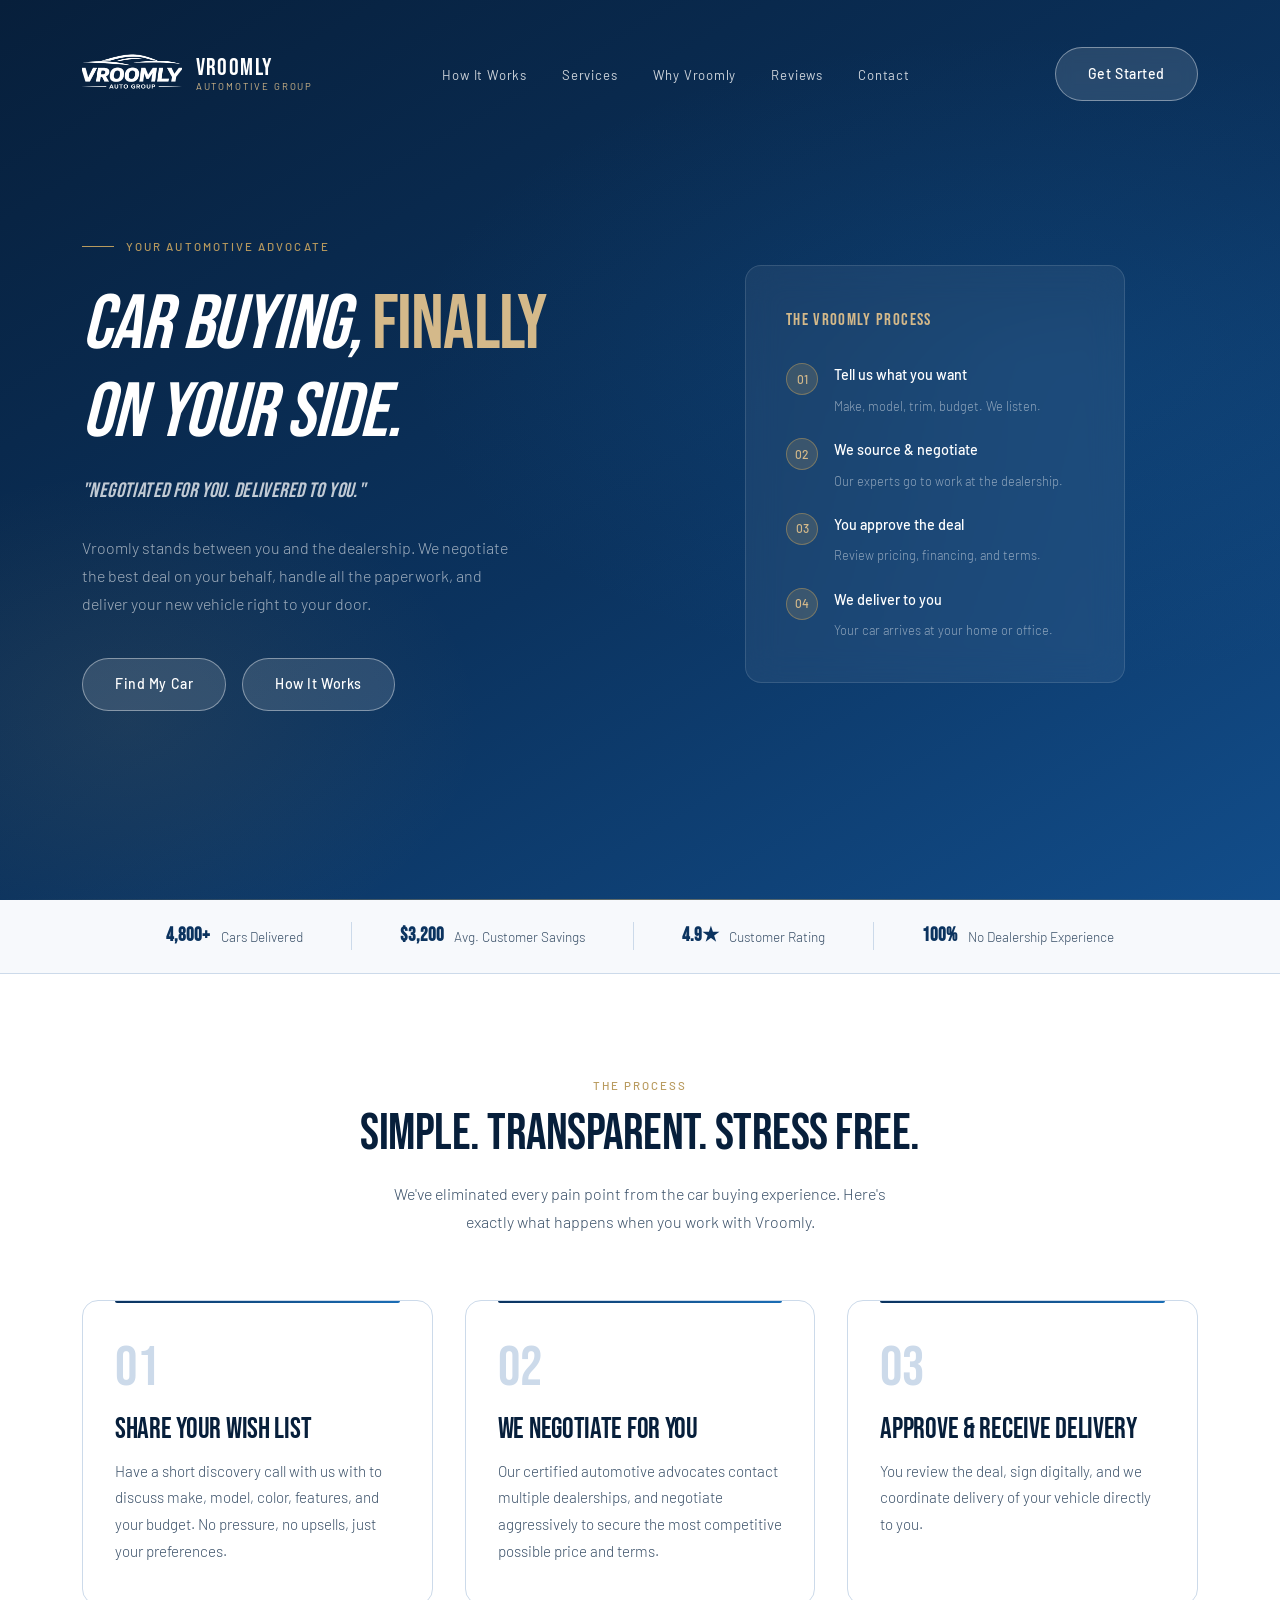
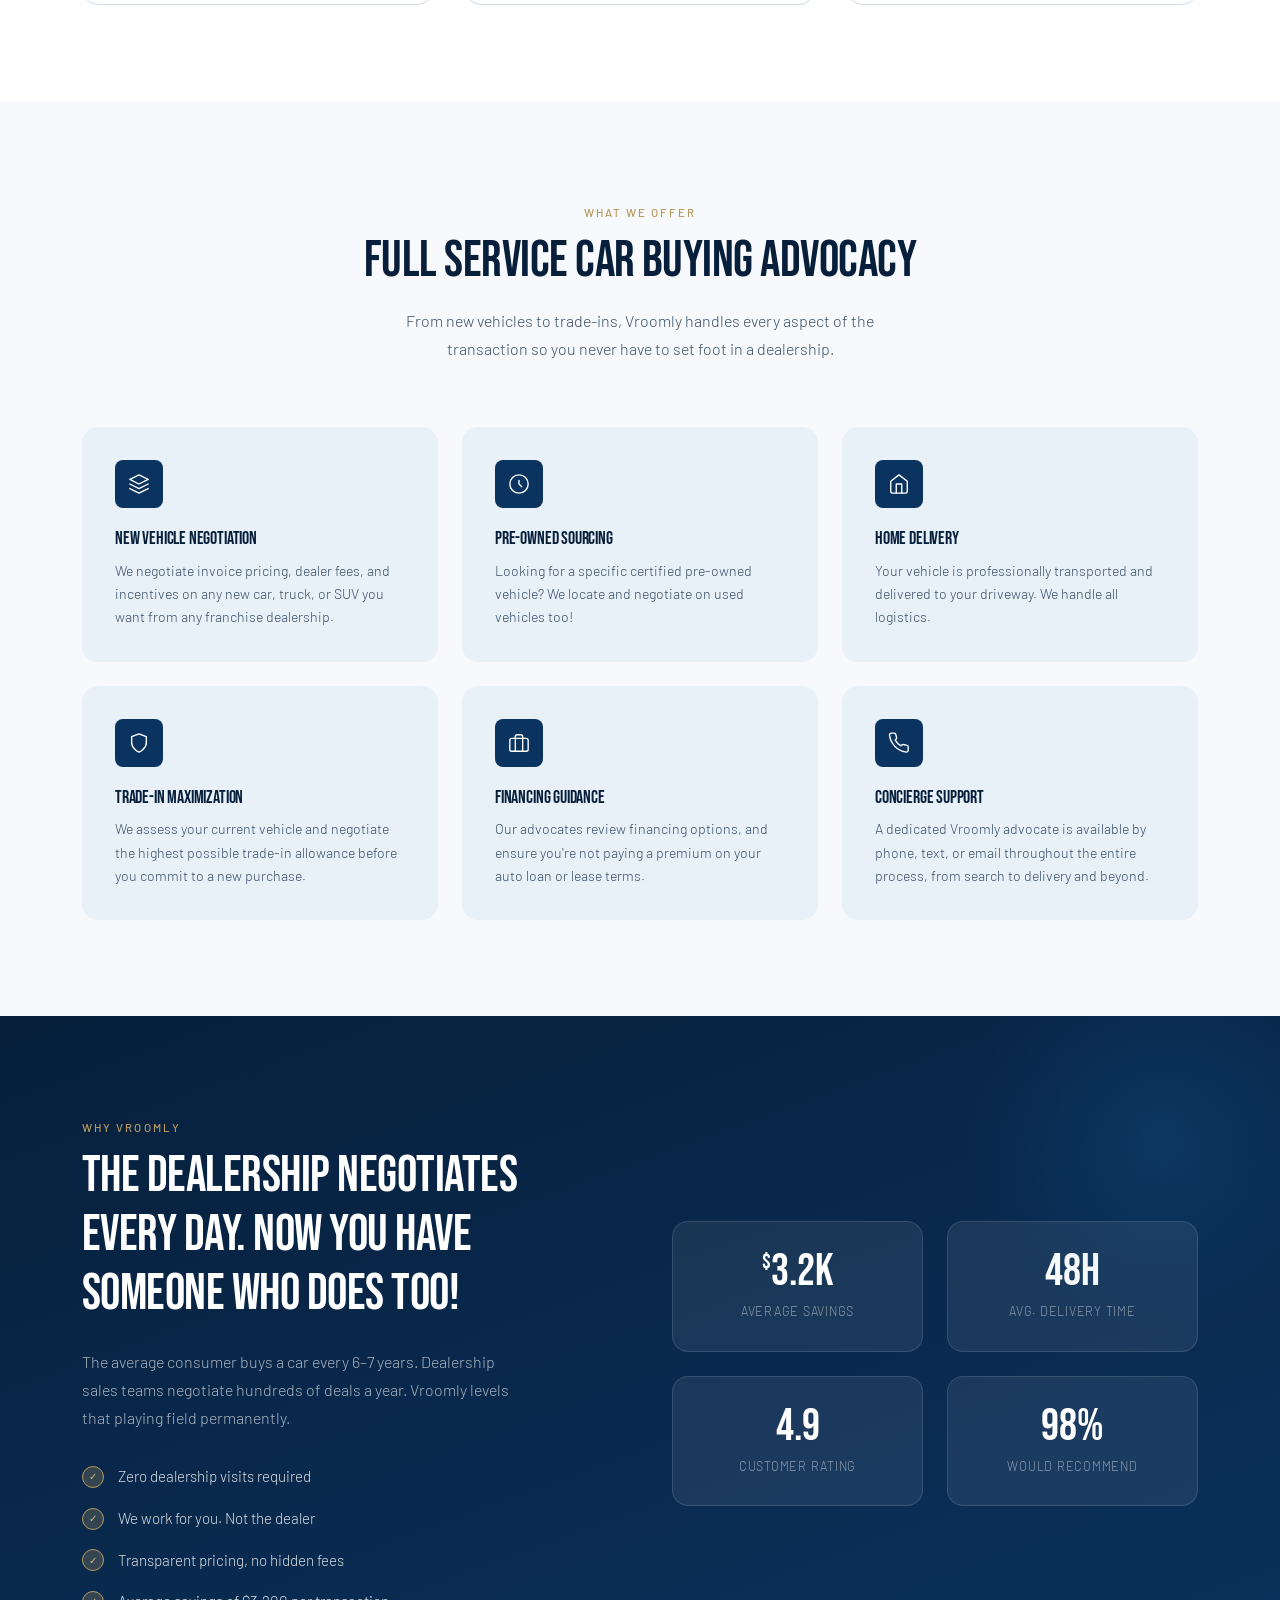
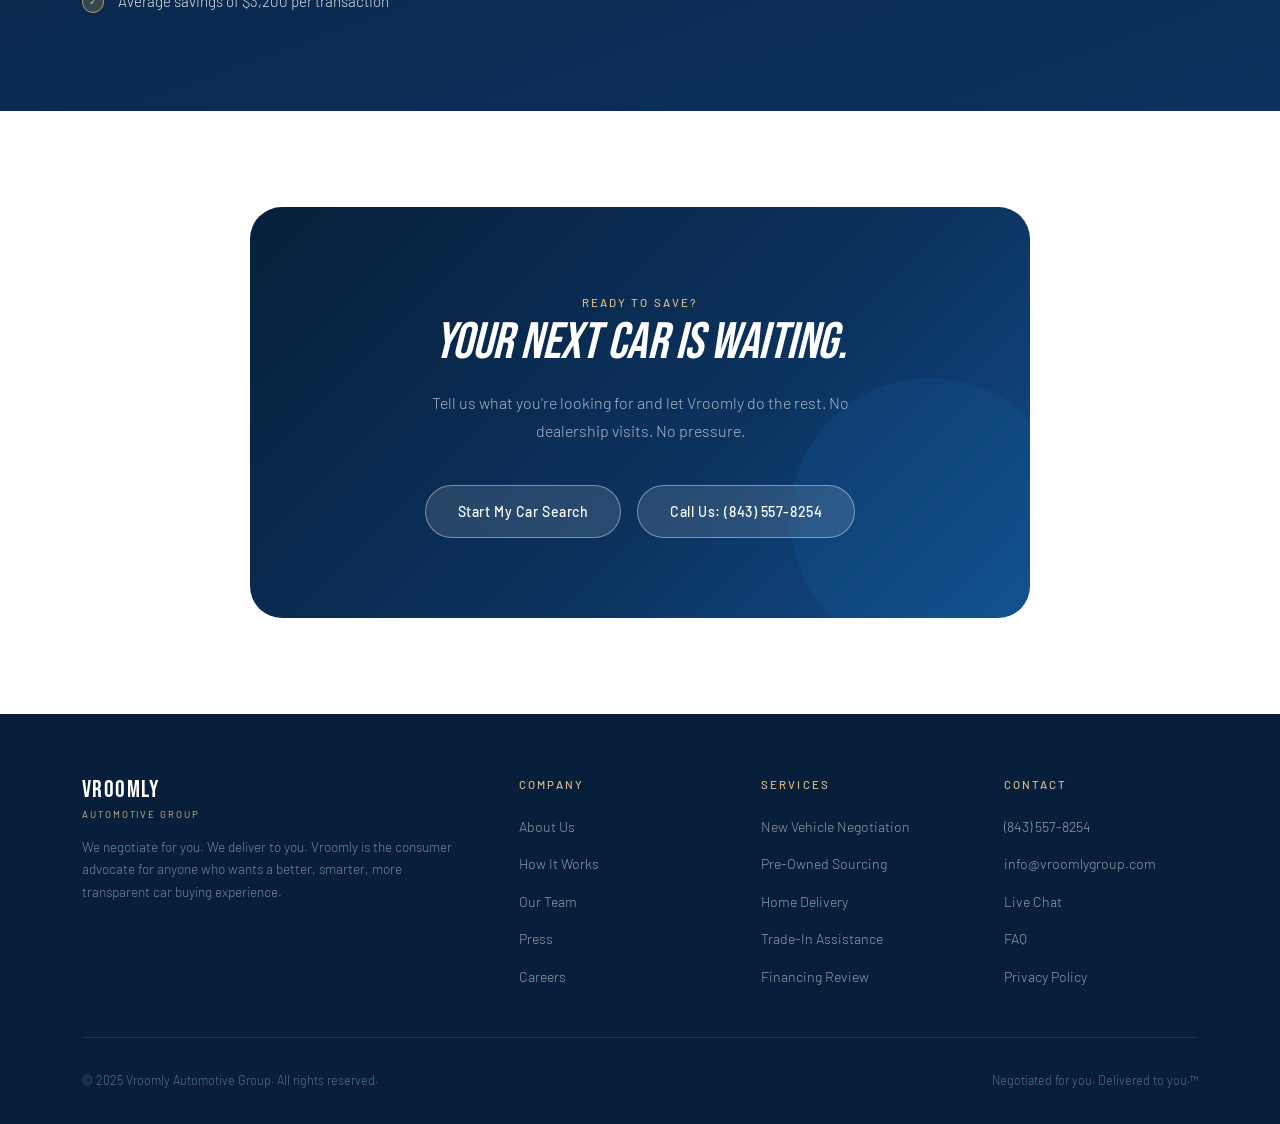
<file: templates/index.html>
<!DOCTYPE html>
<html lang="en">
<head>
<!-- Google tag (gtag.js) -->
<script async src="https://www.googletagmanager.com/gtag/js?id=G-39ZS0110BJ"></script>
<script>
  window.dataLayer = window.dataLayer || [];
  function gtag(){dataLayer.push(arguments);}
  gtag('js', new Date());

  gtag('config', 'G-39ZS0110BJ');
</script>

  <link rel="icon" type="image/png" href="{{ url_for('static', filename='vroomly_logo_white_favicon.png') }}">
  <meta charset="UTF-8" />
  <meta name="viewport" content="width=device-width, initial-scale=1.0" />
  <title>Car Buying Advocate | Vroomly</title>
  <meta name="robots" content="index, follow">
  <meta name="description" content="Vroomly is your car buying advocate. You tell us what car you want and we will source and negotiate with the dealership for you."/>
  <link rel="stylesheet" href="/static/style.css" />

</head>

<body>


  <!-- ═══════════════════════════════════════════
       NAVIGATION
  ═══════════════════════════════════════════ -->
  <nav class="site-nav" id="siteNav">
    <div class="container">
      <div class="nav-inner">

        <a href="/" class="nav-logo">
          <!-- ┌─────────────────────────────────────────────┐
               │  LOGO PLACEHOLDER                           │
               │  Replace the .nav-logo-placeholder div with │
               │  your <img src="logo.svg" alt="Vroomly" />  │
               └─────────────────────────────────────────────┘ -->
          <div class="nav-logo-placeholder"><img src="/static/vroomly_logo_white_no_tag.png" alt="vroomly"></div>

          <div class="nav-wordmark">
            <span class="nav-brand">Vroomly</span>
            <span class="nav-sub">Automotive Group</span>
          </div>
        </a>

        <ul class="nav-links">
          <li><a href="#how-it-works">How It Works</a></li>
          <li><a href="#services">Services</a></li>
          <li><a href="#why-us">Why Vroomly</a></li>
          <li><a href="#testimonials">Reviews</a></li>
          <li><a href="#contact">Contact</a></li>
        </ul>

        <a href="#get-started" class="btn btn-ghost-white nav-cta">Get Started</a>

      </div>
    </div>
  </nav>


  <!-- ═══════════════════════════════════════════
       HERO
  ═══════════════════════════════════════════ -->
  <section class="hero" id="home">
    <div class="container">
      <div class="hero-inner">

        <div class="hero-content">
          <div class="hero-eyebrow animate-fade-up">
            <span class="eyebrow">Your Automotive Advocate</span>
          </div>

          <h1 class="animate-fade-up delay-1">
            Car buying, <em>finally</em> on your side.
          </h1>

          <p class="hero-slogan animate-fade-up delay-2">
            "Negotiated for you. Delivered to you."
          </p>

          <p class="hero-desc animate-fade-up delay-3">
            Vroomly stands between you and the dealership. We negotiate the best deal on your behalf, handle all the paperwork, and deliver your new vehicle right to your door.
          </p>

          <div class="hero-actions animate-fade-up delay-4">
            <a href="#get-started" class="btn btn-ghost-white">Find My Car</a>
            <a href="#how-it-works" class="btn btn-ghost-white">How It Works</a>
          </div>
        </div>

        <!-- Floating Process Card -->
        <div class="hero-visual animate-fade-up delay-3">
          <div class="hero-card">
            <p class="hero-card-title">The Vroomly Process</p>
            <ul class="step-list">
              <li class="step-item">
                <div class="step-num">01</div>
                <div class="step-text">
                  <strong>Tell us what you want</strong>
                  <span>Make, model, trim, budget. We listen.</span>
                </div>
              </li>
              <li class="step-item">
                <div class="step-num">02</div>
                <div class="step-text">
                  <strong>We source &amp; negotiate</strong>
                  <span>Our experts go to work at the dealership.</span>
                </div>
              </li>
              <li class="step-item">
                <div class="step-num">03</div>
                <div class="step-text">
                  <strong>You approve the deal</strong>
                  <span>Review pricing, financing, and terms.</span>
                </div>
              </li>
              <li class="step-item">
                <div class="step-num">04</div>
                <div class="step-text">
                  <strong>We deliver to you</strong>
                  <span>Your car arrives at your home or office.</span>
                </div>
              </li>
            </ul>
          </div>
        </div>

      </div>
    </div>
  </section>


  <!-- ═══════════════════════════════════════════
       TRUST BAR
  ═══════════════════════════════════════════ -->
  <div class="trust-bar">
    <div class="container">
      <div class="trust-inner">
        <div class="trust-stat">
          <strong>4,800+</strong>
          <span>Cars Delivered</span>
        </div>
        <div class="trust-divider"></div>
        <div class="trust-stat">
          <strong>$3,200</strong>
          <span>Avg. Customer Savings</span>
        </div>
        <div class="trust-divider"></div>
        <div class="trust-stat">
          <strong>4.9★</strong>
          <span>Customer Rating</span>
        </div>
        <div class="trust-divider"></div>
        <div class="trust-stat">
          <strong>100%</strong>
          <span>No Dealership Experience</span>
        </div>
      </div>
    </div>
  </div>


  <!-- ═══════════════════════════════════════════
       HOW IT WORKS
  ═══════════════════════════════════════════ -->
  <section class="section" id="how-it-works">
    <div class="container">
      <div class="section-header">
        <span class="eyebrow">The Process</span>
        <h2>Simple. Transparent. Stress Free.</h2>
        <p>We've eliminated every pain point from the car buying experience. Here's exactly what happens when you work with Vroomly.</p>
      </div>

      <div class="how-grid">
        <div class="how-card">
          <div class="how-num">01</div>
          <h3>Share your wish list</h3>
          <p>Have a short discovery call with us with to discuss make, model, color, features, and your budget. No pressure, no upsells, just your preferences.</p>
        </div>
        <div class="how-card">
          <div class="how-num">02</div>
          <h3>We negotiate for you</h3>
          <p>Our certified automotive advocates contact multiple dealerships, and negotiate aggressively to secure the most competitive possible price and terms.</p>
        </div>
        <div class="how-card">
          <div class="how-num">03</div>
          <h3>Approve &amp; receive delivery</h3>
          <p>You review the deal, sign digitally, and we coordinate delivery of your vehicle directly to you.</p>
        </div>
      </div>

    </div>
  </section>


  <!-- ═══════════════════════════════════════════
       SERVICES
  ═══════════════════════════════════════════ -->
  <section class="section" id="services" style="background: var(--off-white); padding-top: 6rem;">
    <div class="container">
      <div class="section-header">
        <span class="eyebrow">What We Offer</span>
        <h2>Full service car buying advocacy</h2>
        <p>From new vehicles to trade-ins, Vroomly handles every aspect of the transaction so you never have to set foot in a dealership.</p>
      </div>

      <div class="services-grid">

        <div class="service-card">
          <div class="service-icon">
            <svg viewBox="0 0 24 24"><path d="M12 2L2 7l10 5 10-5-10-5z"/><path d="M2 17l10 5 10-5"/><path d="M2 12l10 5 10-5"/></svg>
          </div>
          <h3>New Vehicle Negotiation</h3>
          <p>We negotiate invoice pricing, dealer fees, and incentives on any new car, truck, or SUV you want from any franchise dealership.</p>
        </div>

        <div class="service-card">
          <div class="service-icon">
            <svg viewBox="0 0 24 24"><circle cx="12" cy="12" r="10"/><path d="M12 8v4l3 3"/></svg>
          </div>
          <h3>Pre-Owned Sourcing</h3>
          <p>Looking for a specific certified pre-owned vehicle? We locate and negotiate on used vehicles too!</p>
        </div>

        <div class="service-card">
          <div class="service-icon">
            <svg viewBox="0 0 24 24"><path d="M3 9l9-7 9 7v11a2 2 0 0 1-2 2H5a2 2 0 0 1-2-2z"/><polyline points="9 22 9 12 15 12 15 22"/></svg>
          </div>
          <h3>Home Delivery</h3>
          <p>Your vehicle is professionally transported and delivered to your driveway. We handle all logistics.</p>
        </div>

        <div class="service-card">
          <div class="service-icon">
            <svg viewBox="0 0 24 24"><path d="M12 22s8-4 8-10V5l-8-3-8 3v7c0 6 8 10 8 10z"/></svg>
          </div>
          <h3>Trade-In Maximization</h3>
          <p>We assess your current vehicle and negotiate the highest possible trade-in allowance before you commit to a new purchase.</p>
        </div>

        <div class="service-card">
          <div class="service-icon">
            <svg viewBox="0 0 24 24"><rect x="2" y="7" width="20" height="14" rx="2" ry="2"/><path d="M16 21V5a2 2 0 0 0-2-2h-4a2 2 0 0 0-2 2v16"/></svg>
          </div>
          <h3>Financing Guidance</h3>
          <p>Our advocates review financing options, and ensure you're not paying a premium on your auto loan or lease terms.</p>
        </div>

        <div class="service-card">
          <div class="service-icon">
            <svg viewBox="0 0 24 24"><path d="M22 16.92v3a2 2 0 0 1-2.18 2 19.79 19.79 0 0 1-8.63-3.07A19.5 19.5 0 0 1 4.69 12a19.79 19.79 0 0 1-3.07-8.67A2 2 0 0 1 3.6 1.18h3a2 2 0 0 1 2 1.72c.127.96.361 1.903.7 2.81a2 2 0 0 1-.45 2.11L7.91 8.78a16 16 0 0 0 6.29 6.29l.96-.96a2 2 0 0 1 2.11-.45c.907.339 1.85.573 2.81.7A2 2 0 0 1 22 16.92z"/></svg>
          </div>
          <h3>Concierge Support</h3>
          <p>A dedicated Vroomly advocate is available by phone, text, or email throughout the entire process, from search to delivery and beyond.</p>
        </div>

      </div>
    </div>
  </section>


  <!-- ═══════════════════════════════════════════
       WHY VROOMLY (VALUE PROPS)
  ═══════════════════════════════════════════ -->
  <section class="value-section" id="why-us">
    <div class="container">
      <div class="value-inner">

        <div class="value-content">
          <span class="eyebrow">Why Vroomly</span>
          <h2>The dealership negotiates every day. Now you have someone who does too!</h2>
          <p>The average consumer buys a car every 6–7 years. Dealership sales teams negotiate hundreds of deals a year. Vroomly levels that playing field permanently.</p>

          <ul class="value-list">
            <li class="value-item">
              <div class="value-check">✓</div>
              Zero dealership visits required
            </li>
            <li class="value-item">
              <div class="value-check">✓</div>
              We work for you. Not the dealer
            </li>
            <li class="value-item">
              <div class="value-check">✓</div>
              Transparent pricing, no hidden fees
            </li>
            <!-- <li class="value-item"> -->
            <!--   <div class="value-check">✓</div> -->
            <!--   Access to our multi-dealership network -->
            <!-- </li> -->
            <li class="value-item">
              <div class="value-check">✓</div>
              Average savings of $3,200 per transaction
            </li>
          </ul>
        </div>

        <div class="value-stats">
          <div class="stat-card">
            <div class="stat-number"><sup>$</sup>3.2K</div>
            <div class="stat-label">Average Savings</div>
          </div>
          <div class="stat-card">
            <div class="stat-number">48h</div>
            <div class="stat-label">Avg. Delivery Time</div>
          </div>
          <div class="stat-card">
            <div class="stat-number">4.9</div>
            <div class="stat-label">Customer Rating</div>
          </div>
          <div class="stat-card">
            <div class="stat-number">98%</div>
            <div class="stat-label">Would Recommend</div>
          </div>
        </div>

      </div>
    </div>
  </section>


  <!-- ═══════════════════════════════════════════
       TESTIMONIALS
  ═══════════════════════════════════════════ -->
  <!-- <section class="testimonials-section" id="testimonials"> -->
  <!--   <div class="container"> -->
  <!--     <div class="section-header"> -->
  <!--       <span class="eyebrow">Customer Stories</span> -->
  <!--       <h2>Real drivers. Real savings.</h2> -->
  <!--       <p>Thousands of customers have skipped the dealership entirely. Here's what they say.</p> -->
  <!--     </div> -->
  <!---->
  <!--     <div class="testimonials-grid"> -->
  <!---->
  <!--       <div class="testimonial-card"> -->
  <!--         <p class="testimonial-text"> -->
  <!--           I dreaded buying a car more than anything. Vroomly changed that completely, they handled every back and forth and I just approved the final numbers. The car was in my driveway two days later. -->
  <!--         </p> -->
  <!--         <div class="testimonial-author"> -->
  <!--           <div class="author-avatar">MR</div> -->
  <!--           <div> -->
  <!--             <div class="author-name">Marcus R.</div> -->
  <!--             <div class="author-detail">Charleston, SC</div> -->
  <!--             <div class="testimonial-savings">Saved $4,100 on a 2024 F-150</div> -->
  <!--           </div> -->
  <!--         </div> -->
  <!--       </div> -->
  <!---->
  <!--       <div class="testimonial-card"> -->
  <!--         <p class="testimonial-text"> -->
  <!--           As a single mom, I don't have time to spend a weekend at a dealership being pressured. Vroomly got me exactly what I wanted at a price I couldn't have negotiated on my own. -->
  <!--         </p> -->
  <!--         <div class="testimonial-author"> -->
  <!--           <div class="author-avatar">LT</div> -->
  <!--           <div> -->
  <!--             <div class="author-name">Lisa T.</div> -->
  <!--             <div class="author-detail">Columbia, SC</div> -->
  <!--             <div class="testimonial-savings">Saved $2,800 on a 2024 RAV4</div> -->
  <!--           </div> -->
  <!--         </div> -->
  <!--       </div> -->
  <!---->
  <!--       <div class="testimonial-card"> -->
  <!--         <p class="testimonial-text"> -->
  <!--           The trade-in value they negotiated alone covered the Vroomly fee three times over. I'll never walk into a dealership again. This is just the smarter way to buy a car. -->
  <!--         </p> -->
  <!--         <div class="testimonial-author"> -->
  <!--           <div class="author-avatar">DJ</div> -->
  <!--           <div> -->
  <!--             <div class="author-name">David J.</div> -->
  <!--             <div class="author-detail">Mount Pleasant, SC</div> -->
  <!--             <div class="testimonial-savings">Saved $5,400 on a 2023 Silverado</div> -->
  <!--           </div> -->
  <!--         </div> -->
  <!--       </div> -->
  <!---->
  <!--     </div> -->
  <!--   </div> -->
  <!-- </section> -->


  <!-- ═══════════════════════════════════════════
       CTA BANNER
  ═══════════════════════════════════════════ -->
  <section class="cta-section" id="get-started">
    <div class="container">
      <div class="cta-box">
        <span class="eyebrow">Ready to save?</span>
        <h2>Your next car is waiting.</h2>
        <p>Tell us what you're looking for and let Vroomly do the rest. No dealership visits. No pressure.</p>
        <div class="cta-actions">
          <a href="/contact" class="btn btn-ghost-white">Start My Car Search</a>
          <a href="tel:+18435578254" class="btn btn-ghost-white">Call Us: (843) 557-8254</a>
        </div>
      </div>
    </div>
  </section>


  <!-- ═══════════════════════════════════════════
       FOOTER
  ═══════════════════════════════════════════ -->
  <footer class="site-footer" id="contact">
    <div class="container">
      <div class="footer-grid">

        <div class="footer-brand">
          <span class="nav-brand">Vroomly</span>
          <span class="nav-sub">Automotive Group</span>
          <p>We negotiate for you. We deliver to you. Vroomly is the consumer advocate for anyone who wants a better, smarter, more transparent car buying experience.</p>
        </div>

        <div class="footer-col">
          <h4>Company</h4>
          <ul>
            <li><a href="#">About Us</a></li>
            <li><a href="#">How It Works</a></li>
            <li><a href="#">Our Team</a></li>
            <li><a href="#">Press</a></li>
            <li><a href="#">Careers</a></li>
          </ul>
        </div>

        <div class="footer-col">
          <h4>Services</h4>
          <ul>
            <li><a href="#">New Vehicle Negotiation</a></li>
            <li><a href="#">Pre-Owned Sourcing</a></li>
            <li><a href="#">Home Delivery</a></li>
            <li><a href="#">Trade-In Assistance</a></li>
            <li><a href="#">Financing Review</a></li>
          </ul>
        </div>

        <div class="footer-col">
          <h4>Contact</h4>
          <ul>
            <li><a href="tel:+18435578254">(843) 557-8254</a></li>
            <li><a href="mailto:info@vroomlygroup.com">info@vroomlygroup.com</a></li>
            <li><a href="#">Live Chat</a></li>
            <li><a href="#">FAQ</a></li>
            <li><a href="#">Privacy Policy</a></li>
          </ul>
        </div>

      </div>

      <div class="footer-bottom">
        <p>&copy; 2025 Vroomly Automotive Group. All rights reserved.</p>
        <p>Negotiated for you. Delivered to you.™</p>
      </div>
    </div>
  </footer>


  <!-- ═══════════════════════════════════════════
       SCRIPTS
  ═══════════════════════════════════════════ -->
  <script>
    // Sticky nav scroll effect
    const nav = document.getElementById('siteNav');
    window.addEventListener('scroll', () => {
      nav.classList.toggle('scrolled', window.scrollY > 60);
    }, { passive: true });
  </script>

</body>
</html>
</file>
<file: static/style.css>
/* =====================================================
   VROOMLY AUTOMOTIVE GROUP — SITEWIDE STYLESHEET
   Primary: #0b335f | Font: Cormorant Garamond + DM Sans
   ===================================================== */

/* @import url('https://fonts.googleapis.com/css2?family=Cormorant+Garamond:ital,wght@0,300;0,400;0,600;1,300;1,400&family=DM+Sans:wght@300;400;500&display=swap'); */
@import url('https://fonts.googleapis.com/css2?family=Bebas+Neue&family=Barlow:wght@300;400;500;600&display=swap');
/* ── CSS Variables ── */
:root {
  --navy:        #0b335f;
  --navy-deep:   #071f3b;
  --navy-mid:    #124d8a;
  --navy-light:  #1a6db5;
  --navy-pale:   #ccdaea;
  --navy-mist:   #e8f0f8;
  --gold:        #b89a5e;
  --gold-light:  #d4b98a;
  --white:       #ffffff;
  --off-white:   #f7f9fc;
  --text-dark:   #0d1a26;
  --text-mid:    #3a5068;
  --text-muted:  #7a96b0;
  
  --font-display: 'Bebas Neue', sans-serif;
  --font-body:    'Barlow', sans-serif;
  /* --font-display: 'Cormorant Garamond', Georgia, serif;
  --font-body:    'DM Sans', sans-serif; */

  --radius-sm:  4px;
  --radius-md:  8px;
  --radius-lg:  16px;
  --radius-xl:  32px;

  --shadow-sm:  0 2px 12px rgba(11, 51, 95, 0.08);
  --shadow-md:  0 8px 32px rgba(11, 51, 95, 0.14);
  --shadow-lg:  0 20px 60px rgba(11, 51, 95, 0.18);

  --transition: 0.28s cubic-bezier(0.4, 0, 0.2, 1);
  --max-width:  1180px;
}

/* ── Reset ── */
*, *::before, *::after { box-sizing: border-box; margin: 0; padding: 0; }

html {
  scroll-behavior: smooth;
  font-size: 16px;
}

body {
  font-family: var(--font-body);
  font-weight: 300;
  color: var(--text-dark);
  background: var(--white);
  line-height: 1.7;
  -webkit-font-smoothing: antialiased;
}

img { display: block; max-width: 100%; }
a  { color: inherit; text-decoration: none; }
ul { list-style: none; }

/* ── Container ── */
.container {
  width: 100%;
  max-width: var(--max-width);
  margin: 0 auto;
  padding: 0 2rem;
}

/* ── Typography ── */
h1, h2, h3, h4 {
  font-family: var(--font-display);
  font-weight: 300;
  line-height: 1.15;
  letter-spacing: -0.01em;
}

h1 { font-size: clamp(2.8rem, 6vw, 5rem); }
h2 { font-size: clamp(2rem, 4vw, 3.2rem); }
h3 { font-size: clamp(1.3rem, 2.5vw, 1.8rem); }
h4 { font-size: 1.1rem; font-weight: 400; }

p  { font-size: 1rem; line-height: 1.75; }

.eyebrow {
  font-family: var(--font-body);
  font-size: 0.72rem;
  font-weight: 500;
  letter-spacing: 0.18em;
  text-transform: uppercase;
  color: var(--gold);
}

/* ── Buttons ── */
.btn {
  display: inline-flex;
  align-items: center;
  gap: 0.5rem;
  padding: 0.85rem 2rem;
  border-radius: var(--radius-xl);
  font-family: var(--font-body);
  font-size: 0.88rem;
  font-weight: 500;
  letter-spacing: 0.04em;
  cursor: pointer;
  border: none;
  transition: var(--transition);
  text-decoration: none;
}

.btn-primary {
  background: var(--navy);
  color: var(--white);
}
.btn-primary:hover {
  background: var(--navy-deep);
  transform: translateY(-2px);
  box-shadow: var(--shadow-md);
}

.btn-outline {
  background: transparent;
  color: var(--navy);
  border: 1.5px solid var(--navy);
}
.btn-outline:hover {
  background: var(--navy);
  color: var(--white);
  transform: translateY(-2px);
}

.btn-ghost-white {
  background: rgba(255, 255, 255, 0.12);
  color: var(--white);
  border: 1.5px solid rgba(255, 255, 255, 0.4);
  backdrop-filter: blur(8px);
}
.btn-ghost-white:hover {
  background: rgba(255, 255, 255, 0.22);
  transform: translateY(-2px);
}

/* ── NAV ── */
.site-nav {
  position: fixed;
  top: 0;
  left: 0;
  right: 0;
  z-index: 100;
  padding: 1.25rem 0;
  transition: background var(--transition), box-shadow var(--transition), padding var(--transition);
}

.site-nav.scrolled {
  background: rgba(7, 31, 59, 0.96);
  backdrop-filter: blur(12px);
  padding: 0.9rem 0;
  box-shadow: 0 2px 24px rgba(11, 51, 95, 0.3);
}

.nav-inner {
  display: flex;
  align-items: center;
  justify-content: space-between;
  gap: 2rem;
}

.nav-logo {
  display: flex;
  align-items: center;
  gap: 0.85rem;
}

.nav-logo-placeholder {
  width: 100px;
  height: 100px;
  display: flex;
  align-items: center;
  justify-content: center;
  flex-shrink: 0;
  overflow: hidden; /* clips the image to the box */
  margin-top: 8px; /* adjust until aligned */
}

.nav-logo-placeholder img {
  width: 130%;
  height: 130%;
  object-fit: cover; /* or "cover" — see below */
}

.nav-wordmark {
  display: flex;
  flex-direction: column;
}

.nav-brand {
  font-family: var(--font-display);
  font-size: 1.5rem;
  font-weight: 300;
  color: var(--white);
  letter-spacing: 0.06em;
  line-height: 1;
}

.nav-sub {
  font-size: 0.6rem;
  font-weight: 400;
  letter-spacing: 0.2em;
  text-transform: uppercase;
  color: var(--gold-light);
  line-height: 1;
  margin-top: 2px;
}

.nav-links {
  display: flex;
  align-items: center;
  gap: 2.2rem;
}

.nav-links a {
  font-size: 0.82rem;
  font-weight: 400;
  letter-spacing: 0.06em;
  color: rgba(255,255,255,0.8);
  transition: color var(--transition);
}
.nav-links a:hover { color: var(--white); }

.nav-cta { margin-left: 1rem; }

/* ── HERO ── */
.hero {
  min-height: 100vh;
  background: linear-gradient(150deg, var(--navy-deep) 0%, var(--navy) 55%, var(--navy-mid) 100%);
  display: flex;
  align-items: center;
  position: relative;
  overflow: hidden;
  padding: 8rem 0 5rem;
}

.hero::before {
  content: '';
  position: absolute;
  inset: 0;
  background:
    radial-gradient(ellipse 80% 60% at 80% 40%, rgba(26, 109, 181, 0.18) 0%, transparent 60%),
    radial-gradient(ellipse 50% 50% at 10% 80%, rgba(184, 154, 94, 0.1) 0%, transparent 55%);
}

.hero::after {
  content: '';
  position: absolute;
  bottom: 0;
  left: 0;
  right: 0;
  height: 1px;
  background: linear-gradient(90deg, transparent, rgba(184, 154, 94, 0.5), transparent);
}

.hero-inner {
  display: grid;
  grid-template-columns: 1fr 1fr;
  align-items: center;
  gap: 4rem;
  position: relative;
  z-index: 1;
}

.hero-content { max-width: 560px; }

.hero-eyebrow {
  display: flex;
  align-items: center;
  gap: 0.75rem;
  margin-bottom: 1.5rem;
}

.hero-eyebrow::before {
  content: '';
  display: block;
  width: 32px;
  height: 1px;
  background: var(--gold);
}

.hero h1 {
  color: var(--white);
  margin-bottom: 1rem;
  font-style: italic;
}

.hero h1 em {
  font-style: normal;
  color: var(--gold-light);
}

.hero-slogan {
  font-family: var(--font-display);
  font-size: 1.3rem;
  font-weight: 300;
  color: rgba(255,255,255,0.75);
  margin-bottom: 1.5rem;
  letter-spacing: 0.02em;
  font-style: italic;
}

.hero-desc {
  color: rgba(255,255,255,0.6);
  font-size: 1rem;
  margin-bottom: 2.5rem;
  max-width: 440px;
}

.hero-actions {
  display: flex;
  gap: 1rem;
  flex-wrap: wrap;
}

/* Hero Visual Panel */
.hero-visual {
  display: flex;
  justify-content: center;
  align-items: center;
}

.hero-card {
  background: rgba(255,255,255,0.06);
  border: 1px solid rgba(255,255,255,0.12);
  backdrop-filter: blur(16px);
  border-radius: var(--radius-lg);
  padding: 2.5rem;
  width: 100%;
  max-width: 380px;
}

.hero-card-title {
  font-family: var(--font-display);
  font-size: 1.05rem;
  color: var(--gold-light);
  letter-spacing: 0.08em;
  text-transform: uppercase;
  margin-bottom: 1.75rem;
  font-weight: 400;
}

.step-list { display: flex; flex-direction: column; gap: 1.25rem; }

.step-item {
  display: flex;
  align-items: flex-start;
  gap: 1rem;
}

.step-num {
  width: 32px;
  height: 32px;
  border-radius: 50%;
  background: rgba(184, 154, 94, 0.2);
  border: 1px solid rgba(184, 154, 94, 0.5);
  display: flex;
  align-items: center;
  justify-content: center;
  font-size: 0.75rem;
  font-weight: 500;
  color: var(--gold-light);
  flex-shrink: 0;
}

.step-text strong {
  display: block;
  font-weight: 500;
  font-size: 0.9rem;
  color: var(--white);
  margin-bottom: 0.2rem;
}

.step-text span {
  font-size: 0.8rem;
  color: rgba(255,255,255,0.5);
}

/* ── TRUST BAR ── */
.trust-bar {
  background: var(--off-white);
  border-bottom: 1px solid var(--navy-pale);
  padding: 1.25rem 0;
}

.trust-inner {
  display: flex;
  align-items: center;
  justify-content: center;
  gap: 3rem;
  flex-wrap: wrap;
}

.trust-stat {
  display: flex;
  align-items: center;
  gap: 0.65rem;
  font-size: 0.85rem;
  color: var(--text-mid);
}

.trust-stat strong {
  font-family: var(--font-display);
  font-size: 1.2rem;
  font-weight: 600;
  color: var(--navy);
}

.trust-divider {
  width: 1px;
  height: 28px;
  background: var(--navy-pale);
}

/* ── HOW IT WORKS ── */
.section {
  padding: 6rem 0;
}

.section-header {
  text-align: center;
  margin-bottom: 4rem;
}

.section-header h2 {
  color: var(--navy-deep);
  margin: 0.5rem 0 1rem;
}

.section-header p {
  max-width: 520px;
  margin: 0 auto;
  color: var(--text-mid);
}

.how-grid {
  display: grid;
  grid-template-columns: repeat(3, 1fr);
  gap: 2rem;
}

.how-card {
  background: var(--white);
  border: 1px solid var(--navy-pale);
  border-radius: var(--radius-lg);
  padding: 2.5rem 2rem;
  position: relative;
  transition: var(--transition);
}

.how-card:hover {
  border-color: var(--navy-light);
  box-shadow: var(--shadow-md);
  transform: translateY(-4px);
}

.how-card::before {
  content: '';
  position: absolute;
  top: 0;
  left: 2rem;
  right: 2rem;
  height: 2px;
  background: linear-gradient(90deg, var(--navy), var(--navy-light));
  border-radius: 0 0 var(--radius-sm) var(--radius-sm);
}

.how-num {
  font-family: var(--font-display);
  font-size: 3.5rem;
  font-weight: 300;
  color: var(--navy-pale);
  line-height: 1;
  margin-bottom: 1rem;
}

.how-card h3 {
  color: var(--navy-deep);
  margin-bottom: 0.75rem;
  font-weight: 400;
}

.how-card p {
  color: var(--text-mid);
  font-size: 0.95rem;
}

/* ── VALUE PROPS ── */
.value-section {
  background: linear-gradient(160deg, var(--navy-deep) 0%, var(--navy) 100%);
  padding: 6rem 0;
  position: relative;
  overflow: hidden;
}

.value-section::before {
  content: '';
  position: absolute;
  top: -80px;
  right: -80px;
  width: 400px;
  height: 400px;
  border-radius: 50%;
  background: radial-gradient(circle, rgba(26,109,181,0.2) 0%, transparent 70%);
}

.value-inner {
  display: grid;
  grid-template-columns: 1fr 1fr;
  gap: 4rem;
  align-items: center;
}

.value-content h2 {
  color: var(--white);
  margin: 0.5rem 0 1.5rem;
}

.value-content p {
  color: rgba(255,255,255,0.65);
  margin-bottom: 2rem;
  max-width: 440px;
}

.value-list { display: flex; flex-direction: column; gap: 1rem; }

.value-item {
  display: flex;
  align-items: center;
  gap: 0.85rem;
  font-size: 0.95rem;
  color: rgba(255,255,255,0.85);
}

.value-check {
  width: 22px;
  height: 22px;
  border-radius: 50%;
  background: rgba(184, 154, 94, 0.25);
  border: 1px solid var(--gold);
  display: flex;
  align-items: center;
  justify-content: center;
  flex-shrink: 0;
  font-size: 0.65rem;
  color: var(--gold-light);
}

.value-stats {
  display: grid;
  grid-template-columns: 1fr 1fr;
  gap: 1.5rem;
}

.stat-card {
  background: rgba(255,255,255,0.07);
  border: 1px solid rgba(255,255,255,0.12);
  border-radius: var(--radius-lg);
  padding: 1.75rem;
  text-align: center;
}

.stat-number {
  font-family: var(--font-display);
  font-size: 2.8rem;
  font-weight: 300;
  color: var(--white);
  line-height: 1;
  margin-bottom: 0.4rem;
}

.stat-number sup {
  font-size: 1.4rem;
  vertical-align: super;
}

.stat-label {
  font-size: 0.78rem;
  color: rgba(255,255,255,0.5);
  letter-spacing: 0.06em;
  text-transform: uppercase;
}

/* ── SERVICES / OFFERINGS ── */
.services-grid {
  display: grid;
  grid-template-columns: repeat(3, 1fr);
  gap: 1.5rem;
}

.service-card {
  background: var(--navy-mist);
  border-radius: var(--radius-lg);
  padding: 2rem;
  transition: var(--transition);
  border: 1px solid transparent;
}

.service-card:hover {
  background: var(--white);
  border-color: var(--navy-pale);
  box-shadow: var(--shadow-sm);
  transform: translateY(-3px);
}

.service-icon {
  width: 48px;
  height: 48px;
  background: var(--navy);
  border-radius: var(--radius-md);
  display: flex;
  align-items: center;
  justify-content: center;
  margin-bottom: 1.25rem;
}

.service-icon svg {
  width: 22px;
  height: 22px;
  stroke: var(--white);
  fill: none;
  stroke-width: 1.5;
  stroke-linecap: round;
  stroke-linejoin: round;
}

.service-card h3 {
  color: var(--navy-deep);
  font-size: 1.15rem;
  margin-bottom: 0.6rem;
  font-weight: 400;
}

.service-card p {
  font-size: 0.88rem;
  color: var(--text-mid);
  line-height: 1.65;
}

/* ── TESTIMONIALS ── */
.testimonials-section {
  background: var(--off-white);
  padding: 6rem 0;
}

.testimonials-grid {
  display: grid;
  grid-template-columns: repeat(3, 1fr);
  gap: 1.5rem;
}

.testimonial-card {
  background: var(--white);
  border: 1px solid var(--navy-pale);
  border-radius: var(--radius-lg);
  padding: 2rem;
  position: relative;
}

.testimonial-card::before {
  content: '\201C';
  font-family: var(--font-display);
  font-size: 5rem;
  line-height: 0.5;
  color: var(--navy-pale);
  position: absolute;
  top: 1.5rem;
  left: 1.75rem;
}

.testimonial-text {
  font-family: var(--font-display);
  font-size: 1.05rem;
  font-style: italic;
  font-weight: 300;
  color: var(--text-dark);
  line-height: 1.6;
  margin-bottom: 1.5rem;
  padding-top: 1rem;
  position: relative;
  z-index: 1;
}

.testimonial-author {
  display: flex;
  align-items: center;
  gap: 0.75rem;
}

.author-avatar {
  width: 40px;
  height: 40px;
  border-radius: 50%;
  background: var(--navy);
  display: flex;
  align-items: center;
  justify-content: center;
  font-size: 0.8rem;
  font-weight: 500;
  color: var(--white);
  flex-shrink: 0;
}

.author-name {
  font-weight: 500;
  font-size: 0.88rem;
  color: var(--text-dark);
}

.author-detail {
  font-size: 0.78rem;
  color: var(--text-muted);
}

.testimonial-savings {
  display: inline-block;
  margin-top: 0.5rem;
  font-size: 0.75rem;
  font-weight: 500;
  color: var(--navy);
  background: var(--navy-mist);
  padding: 2px 10px;
  border-radius: var(--radius-xl);
}

/* ── CTA BANNER ── */
.cta-section {
  padding: 6rem 0;
  text-align: center;
  background: var(--white);
}

.cta-box {
  background: linear-gradient(135deg, var(--navy-deep) 0%, var(--navy) 60%, var(--navy-mid) 100%);
  border-radius: var(--radius-xl);
  padding: 5rem 3rem;
  max-width: 780px;
  margin: 0 auto;
  position: relative;
  overflow: hidden;
}

.cta-box::before {
  content: '';
  position: absolute;
  bottom: -40px;
  right: -40px;
  width: 280px;
  height: 280px;
  border-radius: 50%;
  background: rgba(26,109,181,0.15);
}

.cta-box .eyebrow { color: var(--gold-light); margin-bottom: 1rem; }

.cta-box h2 {
  color: var(--white);
  margin-bottom: 1rem;
  font-style: italic;
}

.cta-box p {
  color: rgba(255,255,255,0.65);
  max-width: 480px;
  margin: 0 auto 2.5rem;
}

.cta-actions {
  display: flex;
  gap: 1rem;
  justify-content: center;
  flex-wrap: wrap;
}

/* ── FOOTER ── */
.site-footer {
  background: var(--navy-deep);
  color: rgba(255,255,255,0.65);
  padding: 4rem 0 2rem;
}

.footer-grid {
  display: grid;
  grid-template-columns: 2fr 1fr 1fr 1fr;
  gap: 3rem;
  margin-bottom: 3rem;
}

.footer-brand .nav-brand { margin-bottom: 0.5rem; display: block; color: var(--white); }
.footer-brand .nav-sub { display: block; margin-bottom: 1rem; color: var(--gold-light); }

.footer-brand p {
  font-size: 0.85rem;
  line-height: 1.65;
  color: rgba(255,255,255,0.45);
}

.footer-col h4 {
  font-family: var(--font-body);
  font-size: 0.72rem;
  font-weight: 500;
  letter-spacing: 0.18em;
  text-transform: uppercase;
  color: var(--gold-light);
  margin-bottom: 1.25rem;
}

.footer-col ul { display: flex; flex-direction: column; gap: 0.65rem; }

.footer-col ul li a {
  font-size: 0.88rem;
  color: rgba(255,255,255,0.55);
  transition: color var(--transition);
}

.footer-col ul li a:hover { color: var(--white); }

.footer-bottom {
  border-top: 1px solid rgba(255,255,255,0.1);
  padding-top: 2rem;
  display: flex;
  align-items: center;
  justify-content: space-between;
  flex-wrap: wrap;
  gap: 1rem;
}

.footer-bottom p {
  font-size: 0.78rem;
  color: rgba(255,255,255,0.35);
}

/* ── Animations ── */
@keyframes fadeUp {
  from { opacity: 0; transform: translateY(24px); }
  to   { opacity: 1; transform: translateY(0); }
}

.animate-fade-up {
  animation: fadeUp 0.7s cubic-bezier(0.4, 0, 0.2, 1) both;
}
.delay-1 { animation-delay: 0.1s; }
.delay-2 { animation-delay: 0.22s; }
.delay-3 { animation-delay: 0.34s; }
.delay-4 { animation-delay: 0.46s; }

/* ── Responsive ── */
@media (max-width: 1024px) {
  .hero-inner      { grid-template-columns: 1fr; gap: 3rem; }
  .hero-visual     { display: none; }
  .how-grid        { grid-template-columns: 1fr; gap: 1.5rem; }
  .value-inner     { grid-template-columns: 1fr; }
  .services-grid   { grid-template-columns: 1fr 1fr; }
  .testimonials-grid { grid-template-columns: 1fr; }
  .footer-grid     { grid-template-columns: 1fr 1fr; }
}

@media (max-width: 640px) {
  .container         { padding: 0 1.25rem; }
  .section           { padding: 4rem 0; }
  .nav-links         { display: none; }
  .services-grid     { grid-template-columns: 1fr; }
  .value-stats       { grid-template-columns: 1fr; }
  .trust-inner       { gap: 1.5rem; }
  .trust-divider     { display: none; }
  .footer-grid       { grid-template-columns: 1fr; }
  .cta-box           { padding: 3rem 1.75rem; }
}
</file>
